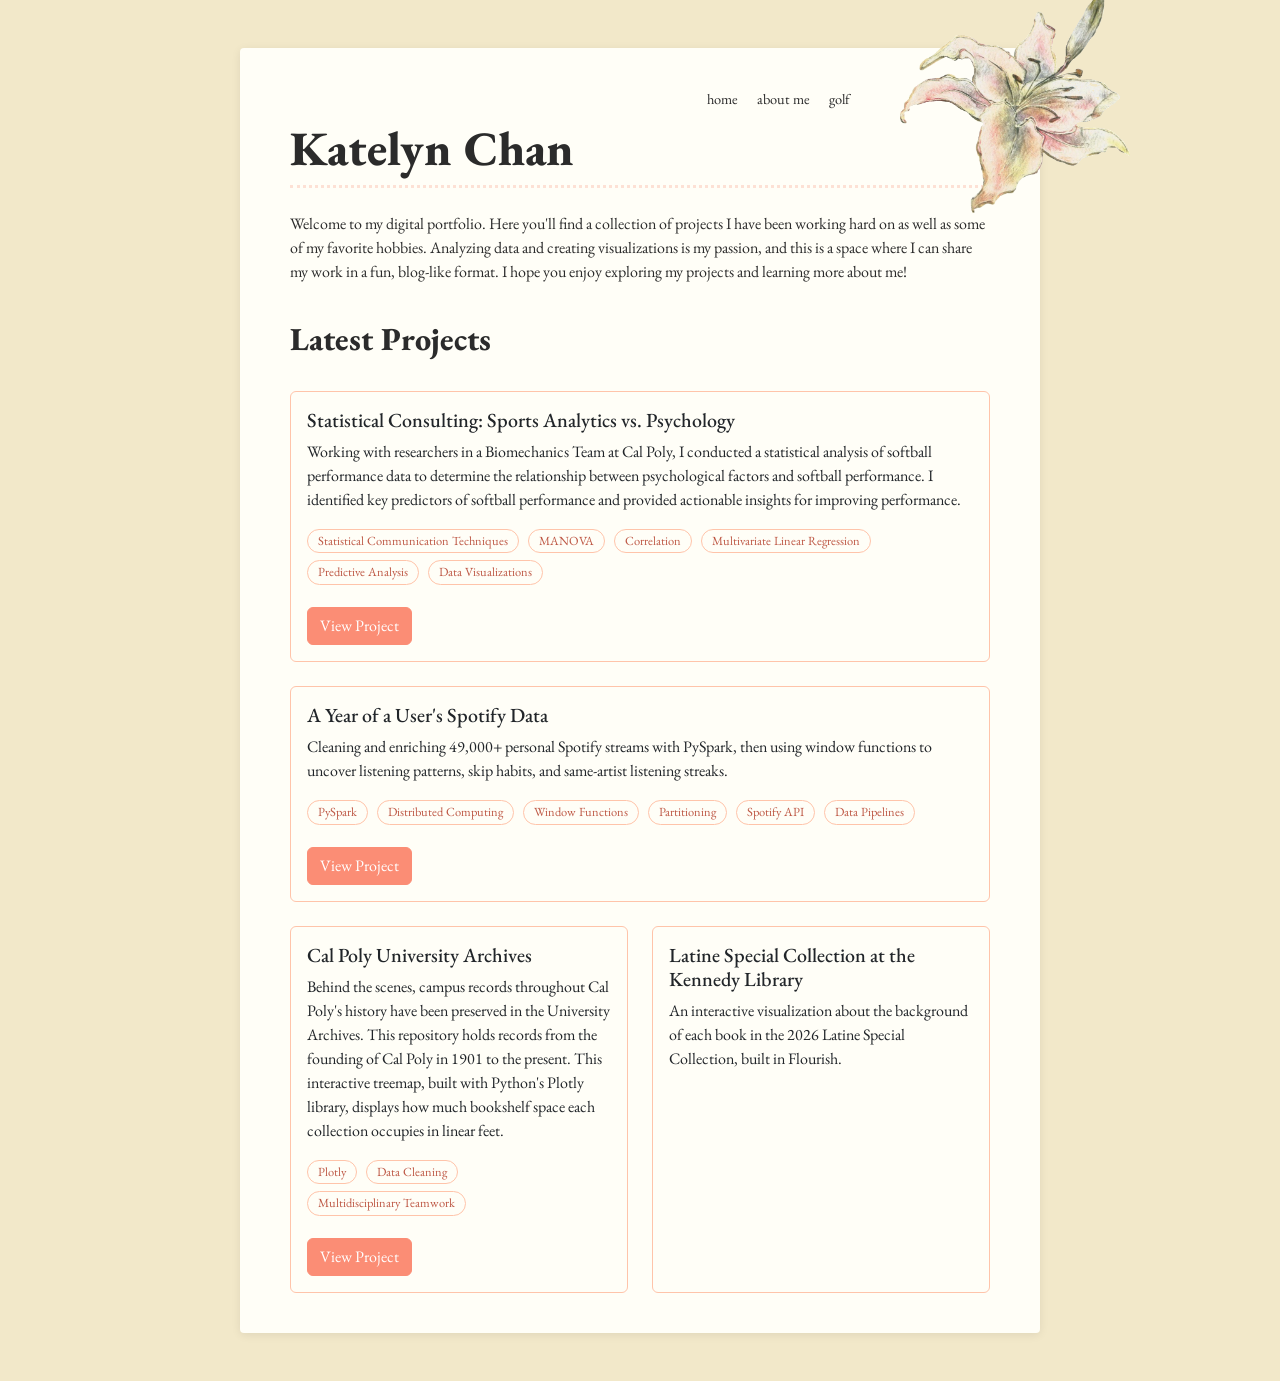
<file: index.html>
<!doctype html>
<html lang="en">
<head>
    <meta charset="utf-8">
    <meta name="viewport" content="width=device-width, initial-scale=1">

    <title>Katelyn Chan</title>

    <!-- Bootstrap CSS -->
    <link href="https://cdn.jsdelivr.net/npm/bootstrap@5.3.7/dist/css/bootstrap.min.css" rel="stylesheet">

    <!-- Google Font -->
    <link rel="preconnect" href="https://fonts.googleapis.com">
    <link rel="preconnect" href="https://fonts.gstatic.com" crossorigin>
    <link href="https://fonts.googleapis.com/css2?family=EB+Garamond:ital,wght@0,400..800;1,400..800&display=swap" rel="stylesheet">

    <link rel="stylesheet" href="css/style.css">

    <style>
        :root {
            --accent: #FB8D75;
            --accent-dark: #BE5845;
            --accent-light: #FFC4AA;
            --card-bg: #FFFEF7;
        }

        html,
        body {
            overflow-x: hidden;
        }

        body {
            font-family: "EB Garamond", serif;
            background-color: #F2E8C9;
            background-image: url("https://www.transparenttextures.com/patterns/beige-paper.png");
            color: #2b2b2b;
        }

        .page-card {
            position: relative;
            overflow: visible;
            max-width: 800px;
            margin: 48px auto;
            padding: 40px 50px;
            background-color: var(--card-bg);
            border-radius: 4px;
            box-shadow: 0 2px 10px rgba(0, 0, 0, 0.08);
        }

        .corner-decoration {
            position: absolute;
            top: -60px;
            right: -90px;
            z-index: 2;
            width: 230px;
            height: auto;
            pointer-events: none;
        }

        .top-nav {
            position: relative;
            z-index: 1;
            margin-right: 140px;
            margin-bottom: 10px;
            text-align: right;
            font-size: 0.9rem;
        }

        .top-nav a {
            margin-left: 16px;
            color: #2b2b2b;
            text-decoration: none;
        }

        .top-nav a:hover {
            color: var(--accent-dark);
            text-decoration: underline;
        }

        h1 {
            margin-bottom: 6px;
            font-size: 3rem;
            font-weight: 800;
        }

        h2 {
            margin-top: 36px;
            font-weight: 800;
        }

        .dotted-divider {
            margin: 8px 0 24px;
            border: none;
            border-top: 3px dotted var(--accent);
        }

        .card {
            background-color: var(--card-bg);
            border: 1px solid var(--accent-light);
        }

        .card img,
        .framed-img {
            border: 6px solid var(--accent);
            border-radius: 2px;
        }

        .btn-accent {
            color: #fff;
            background-color: var(--accent);
            border-color: var(--accent);
        }

        .btn-accent:hover {
            color: #fff;
            background-color: var(--accent-dark);
            border-color: var(--accent-dark);
        }

        .tag-pill {
            display: inline-block;
            margin: 0 6px 6px 0;
            padding: 2px 10px;
            color: var(--accent-dark);
            font-size: 0.78rem;
            border: 1px solid var(--accent-light);
            border-radius: 20px;
        }

        /* Mobile styles */
        @media (max-width: 767.98px) {
            .page-card {
                margin: 20px 12px;
                padding: 28px 22px;
            }

            .corner-decoration {
                top: -28px;
                right: -38px;
                width: 120px;
                opacity: 0.8;
            }

            .top-nav {
                display: flex;
                flex-wrap: wrap;
                gap: 8px 16px;
                margin-right: 0;
                margin-bottom: 22px;
                text-align: left;
            }

            .top-nav a {
                margin-left: 0;
                padding: 4px 0;
                font-size: 1rem;
            }

            h1 {
                font-size: 2.35rem;
                line-height: 1;
            }

            h2 {
                margin-top: 28px;
                font-size: 1.7rem;
            }

            .card-body {
                padding: 1.25rem;
            }

            .tag-pill {
                padding: 3px 9px;
                font-size: 0.8rem;
            }

            .btn-accent {
                width: 100%;
                padding: 0.6rem 1rem;
            }
        }
    </style>
</head>

<body>
    <main class="page-card">
        <img
            src="images/corner-decoration.png"
            alt=""
            class="corner-decoration"
        >

        <nav class="top-nav" aria-label="Main navigation">
            <a href="index.html">home</a>
            <a href="about.html">about me</a>
            <a href="golf.html">golf</a>
        </nav>

        <h1>Katelyn Chan</h1>
        <hr class="dotted-divider">

        <p>
            Welcome to my digital portfolio. Here you'll find a collection
            of projects I have been working hard on as well as some of my favorite hobbies.
            Analyzing data and creating visualizations is my passion, and this is a space where 
            I can share my work in a fun, blog-like format. I hope you enjoy exploring my projects and learning more about me!
        </p>
<h2 id="projects">Latest Projects</h2>

<div class="row g-4 mt-1">

    <!-- Statistical Consulting -->
    <div class="col-12">
        <article class="card h-100">
            <div class="card-body">
                <h5 class="card-title">Statistical Consulting: Sports Analytics vs. Psychology</h5>

                <p class="card-text">
                    Working with researchers in a Biomechanics Team at Cal Poly, I conducted a statistical analysis
                    of softball performance data to determine the relationship between psychological factors
                    and softball performance. I identified key predictors of softball performance and provided actionable insights for improving performance.
                </p>

                <div class="mb-3">
                    <span class="tag-pill">Statistical Communication Techniques</span>
                    <span class="tag-pill">MANOVA</span>
                    <span class="tag-pill">Correlation</span>
                    <span class="tag-pill">Multivariate Linear Regression</span>
                    <span class="tag-pill">Predictive Analysis</span>
                    <span class="tag-pill">Data Visualizations</span>
                </div>

                <a href="consulting-sports.html" class="btn btn-accent">View Project</a>
            </div>
        </article>
    </div>

    <!-- Spotify -->
    <div class="col-12">
        <article class="card h-100">
            <div class="card-body">
                <h5 class="card-title">A Year of a User's Spotify Data</h5>

                <p class="card-text">
                    Cleaning and enriching 49,000+ personal Spotify streams with
                    PySpark, then using window functions to uncover listening
                    patterns, skip habits, and same-artist listening streaks.
                </p>

                <div class="mb-3">
                    <span class="tag-pill">PySpark</span>
                    <span class="tag-pill">Distributed Computing</span>
                    <span class="tag-pill">Window Functions</span>
                    <span class="tag-pill">Partitioning</span>
                    <span class="tag-pill">Spotify API</span>
                    <span class="tag-pill">Data Pipelines</span>
                </div>

                <a href="spotify-analysis.html" class="btn btn-accent">View Project</a>
            </div>
        </article>
    </div>

    <!-- Cal Poly University Archives -->
    <div class="col-12 col-md-6">
        <article class="card h-100">
            <div class="card-body">
                <h5 class="card-title">Cal Poly University Archives</h5>

                <p class="card-text">
                    Behind the scenes, campus records throughout Cal Poly's history
                    have been preserved in the University Archives. This repository
                    holds records from the founding of Cal Poly in 1901 to the present.
                    This interactive treemap, built with Python's Plotly library,
                    displays how much bookshelf space each collection occupies in
                    linear feet.
                </p>

                <div class="mb-3">
                    <span class="tag-pill">Plotly</span>
                    <span class="tag-pill">Data Cleaning</span>
                    <span class="tag-pill">Multidisciplinary Teamwork</span>
                </div>

                <a href="treemap.html" class="btn btn-accent">View Project</a>
            </div>
        </article>
    </div>

    <!-- Latine Special Collection -->
    <div class="col-12 col-md-6">
        <article class="card h-100">
            <div class="card-body">
                <h5 class="card-title">Latine Special Collection at the Kennedy Library</h5>

                <p class="card-text">
                    An interactive visualization about the background of each book
                    in the 2026 Latine Special Collection, built in Flourish.
                </p>

                <div class="flourish-embed flourish-survey" data-src="visualisation/28033150">
                    <noscript>
                        <img
                            src="https://public.flourish.studio/visualisation/28033150/thumbnail"
                            width="100%"
                            alt="Interactive survey visualization"
                        >
                    </noscript>
                </div>
            </div>
        </article>
    </div>

</div>
</main>

    <script src="https://public.flourish.studio/resources/embed.js"></script>
    <script src="https://cdn.jsdelivr.net/npm/bootstrap@5.3.7/dist/js/bootstrap.bundle.min.js"></script>
</body>
</html>
</file>
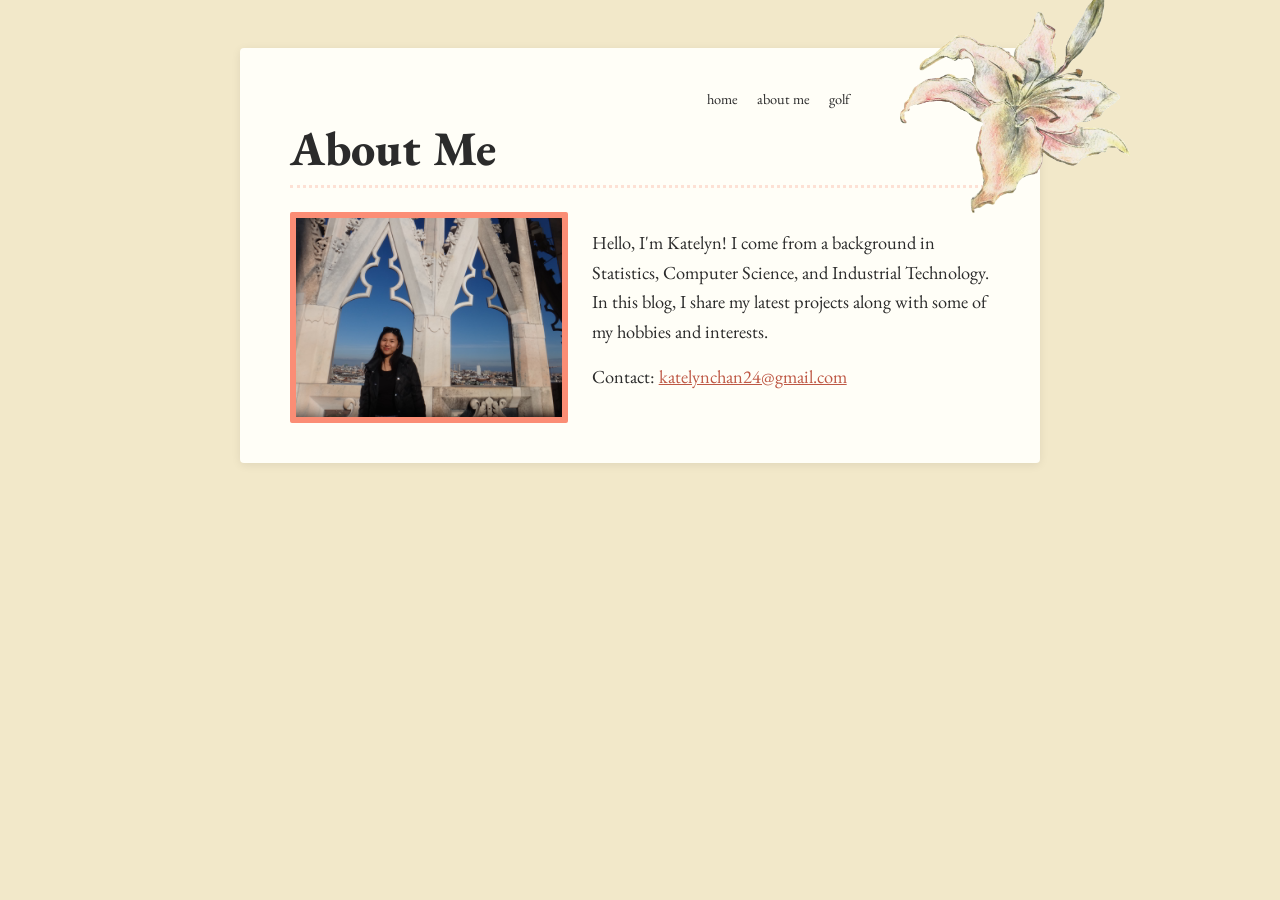
<file: about.html>
<!doctype html>
<html lang="en">
<head>
    <meta charset="utf-8">
    <meta name="viewport" content="width=device-width, initial-scale=1">

    <title>About Me - Katelyn Chan</title>

    <!-- Bootstrap CSS -->
    <link href="https://cdn.jsdelivr.net/npm/bootstrap@5.3.7/dist/css/bootstrap.min.css" rel="stylesheet">

    <!-- Google Font -->
    <link rel="preconnect" href="https://fonts.googleapis.com">
    <link rel="preconnect" href="https://fonts.gstatic.com" crossorigin>
    <link href="https://fonts.googleapis.com/css2?family=EB+Garamond:ital,wght@0,400..800;1,400..800&display=swap" rel="stylesheet">

    <link rel="stylesheet" href="css/style.css">

    <style>
        :root {
            --accent: #FB8D75;
            --accent-dark: #BE5845;
            --accent-light: #FFC4AA;
            --card-bg: #FFFEF7;
        }

        html,
        body {
            overflow-x: hidden;
        }

        body {
            font-family: "EB Garamond", serif;
            background-color: #F2E8C9;
            background-image: url("https://www.transparenttextures.com/patterns/beige-paper.png");
            color: #2b2b2b;
        }

        .page-card {
            position: relative;
            max-width: 800px;
            margin: 48px auto;
            padding: 40px 50px;
            overflow: visible;
            background-color: var(--card-bg);
            border-radius: 4px;
            box-shadow: 0 2px 10px rgba(0, 0, 0, 0.08);
        }

        .corner-decoration {
            position: absolute;
            top: -60px;
            right: -90px;
            z-index: 2;
            width: 230px;
            height: auto;
            pointer-events: none;
        }

        .top-nav {
            position: relative;
            z-index: 1;
            margin-right: 140px;
            margin-bottom: 10px;
            text-align: right;
            font-size: 0.9rem;
        }

        .top-nav a {
            margin-left: 16px;
            color: #2b2b2b;
            text-decoration: none;
        }

        .top-nav a:hover {
            color: var(--accent-dark);
            text-decoration: underline;
        }

        h1 {
            margin-bottom: 6px;
            font-size: 3rem;
            font-weight: 800;
        }

        .dotted-divider {
            margin: 8px 0 24px;
            border: none;
            border-top: 3px dotted var(--accent);
        }

        .about-photo {
            display: block;
            width: 100%;
            height: auto;
            border: 6px solid var(--accent);
            border-radius: 2px;
        }

        .about-text {
            font-size: 1.15rem;
            line-height: 1.6;
        }

        .email-link {
            color: var(--accent-dark);
            overflow-wrap: anywhere;
        }

        .email-link:hover {
            color: var(--accent-dark);
        }

        /* Mobile styles */
        @media (max-width: 767.98px) {
            .page-card {
                margin: 20px 12px;
                padding: 28px 22px;
            }

            .corner-decoration {
                top: -28px;
                right: -38px;
                width: 120px;
                opacity: 0.8;
            }

            .top-nav {
                display: flex;
                flex-wrap: wrap;
                gap: 8px 16px;
                margin-right: 0;
                margin-bottom: 22px;
                text-align: left;
            }

            .top-nav a {
                margin-left: 0;
                padding: 4px 0;
                font-size: 1rem;
            }

            h1 {
                font-size: 2.35rem;
                line-height: 1;
            }

            .about-text {
                font-size: 1.08rem;
                line-height: 1.5;
            }

            .about-text p {
                margin-bottom: 1rem;
            }
        }
    </style>
</head>

<body>
    <main class="page-card">
        <img src="images/corner-decoration.png" alt="" class="corner-decoration">

        <nav class="top-nav" aria-label="Main navigation">
            <a href="index.html">home</a>
            <a href="about.html">about me</a>
            <a href="golf.html">golf</a>
        </nav>

        <h1>About Me</h1>
        <hr class="dotted-divider">

        <div class="row align-items-center g-4">
            <!-- col-12 ensures the image fills the phone width above the text. -->
            <div class="col-12 col-md-5">
                <img
                    src="images/kmc_milan.JPEG"
                    alt="Katelyn in Milan"
                    class="about-photo"
                >
            </div>

            <div class="col-12 col-md-7 about-text">
                <p>
                    Hello, I'm Katelyn! I come from a background in Statistics,
                    Computer Science, and Industrial Technology. In this blog, I
                    share my latest projects along with some of my hobbies and interests.
                </p>

                <p>
                    Contact:
                    <a class="email-link" href="mailto:katelynchan24@gmail.com">
                        katelynchan24@gmail.com
                    </a>
                </p>
            </div>
        </div>
    </main>

    <script src="https://cdn.jsdelivr.net/npm/bootstrap@5.3.7/dist/js/bootstrap.bundle.min.js"></script>
</body>
</html>
</file>
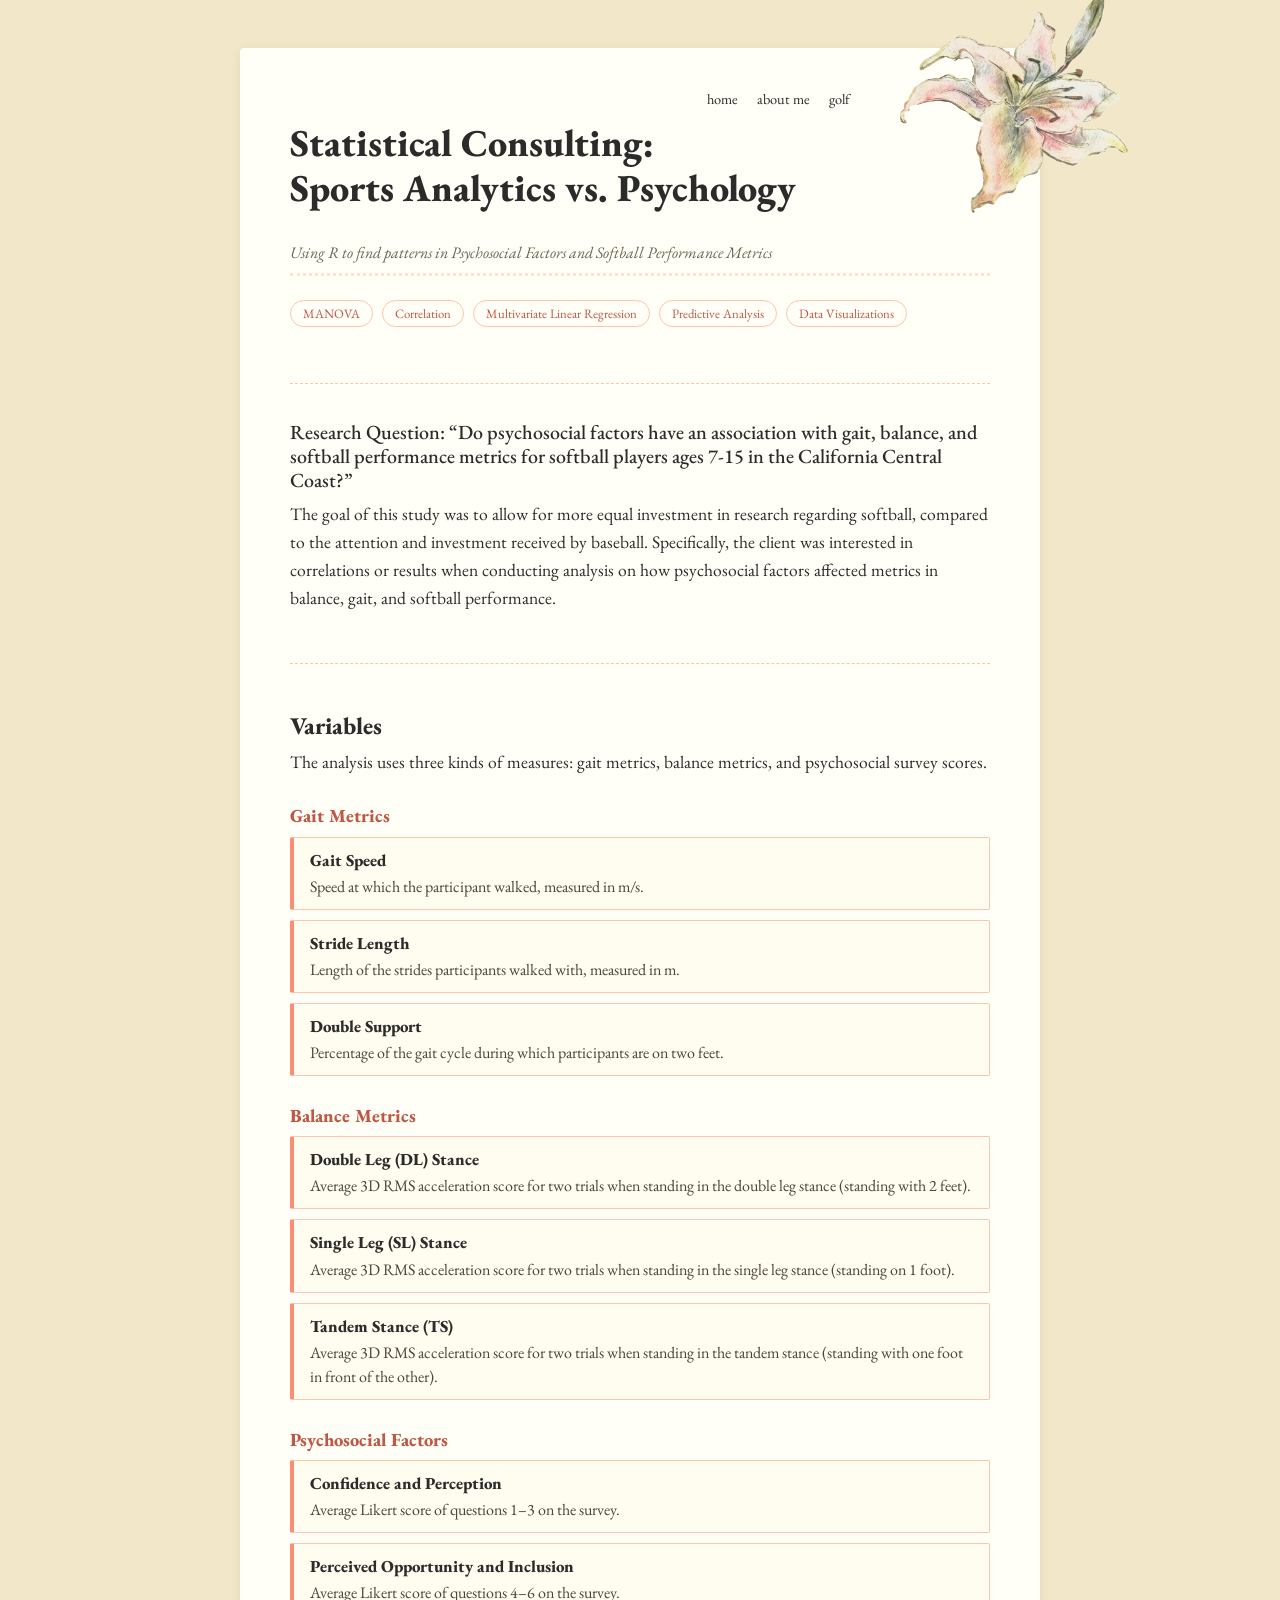
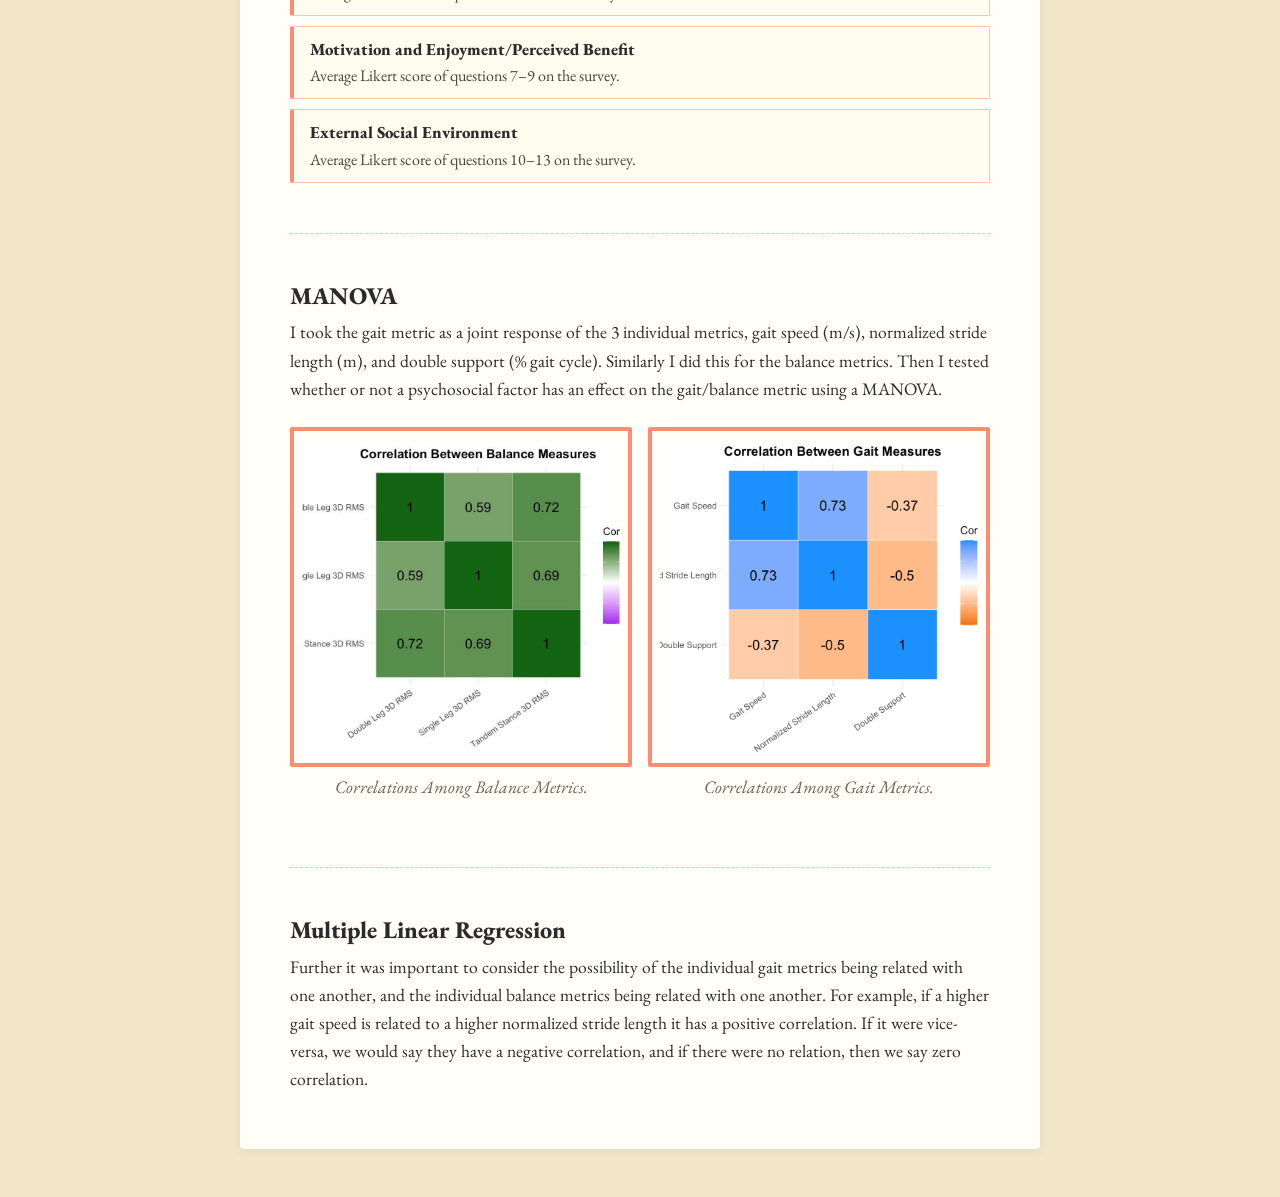
<file: consulting-sports.html>
<!doctype html>
<html lang="en">
<head>
    <meta charset="utf-8">
    <meta name="viewport" content="width=device-width, initial-scale=1">

    <title>Statistics Consulting - Katelyn Chan</title>

    <!-- Bootstrap CSS -->
    <link href="https://cdn.jsdelivr.net/npm/bootstrap@5.3.7/dist/css/bootstrap.min.css" rel="stylesheet">

    <!-- Google Fonts: EB Garamond -->
    <link rel="preconnect" href="https://fonts.googleapis.com">
    <link rel="preconnect" href="https://fonts.gstatic.com" crossorigin>
    <link href="https://fonts.googleapis.com/css2?family=EB+Garamond:ital,wght@0,400..800;1,400..800&display=swap" rel="stylesheet">

    <!-- Your own CSS -->
    <link rel="stylesheet" href="css/style.css">

    <style>
        :root {
            --accent: #FB8D75;
            --accent-dark: #BE5845;
            --accent-light: #FFC4AA;
            --card-bg: #FFFEF7;
            --line-navy: #4A5A6A;
        }

        body {
            font-family: 'EB Garamond', serif;
            background-color: #F2E8C9;
            background-image: url("https://www.transparenttextures.com/patterns/beige-paper.png");
            color: #2b2b2b;
        }

        .page-card {
            position: relative;
            overflow: visible;
            max-width: 800px;
            margin: 48px auto;
            background-color: var(--card-bg);
            padding: 40px 50px;
            border-radius: 4px;
            box-shadow: 0 2px 10px rgba(0, 0, 0, 0.08);
        }

        .corner-decoration {
            position: absolute;
            top: -60px;
            right: -90px;
            width: 230px;
            height: auto;
            z-index: 2;
            pointer-events: none;
        }

        .top-nav {
            position: relative;
            z-index: 1;
            margin-right: 140px;
            margin-bottom: 10px;
            text-align: right;
            font-size: 0.9rem;
        }

        .top-nav a {
            margin-left: 16px;
            color: #2b2b2b;
            text-decoration: none;
        }

        .top-nav a:hover {
            color: var(--accent-dark);
            text-decoration: underline;
        }

        h1 {
            font-weight: 800;
            font-size: 3rem;
            margin-bottom: 6px;
        }

        .subtitle {
            font-style: italic;
            color: #6b6455;
            margin-bottom: 0;
        }

        .meta-line {
            font-size: 0.95rem;
            color: #8a8168;
            margin-top: 4px;
        }

        .dotted-divider {
            border: none;
            border-top: 3px dotted var(--accent);
            margin: 8px 0 24px 0;
        }

        h2 {
            font-weight: 800;
            font-size: 1.5rem;
            margin-top: 12px;
        }

        .section {
            margin-top: 50px;
            padding-top: 36px;
            border-top: 1px dashed var(--accent-light);
        }

        .section:first-of-type {
            margin-top: 30px;
            padding-top: 0;
            border-top: none;
        }

        .section p {
            font-size: 1.1rem;
            line-height: 1.6;
        }

        /* Stat row */
        .stat-row {
            display: grid;
            grid-template-columns: repeat(3, 1fr);
            gap: 16px;
            margin: 24px 0 8px 0;
        }

        .stat-box {
            border: 1px solid var(--accent-light);
            border-radius: 2px;
            padding: 16px 12px;
            text-align: center;
            background-color: #FFFCF0;
        }

        .stat-number {
            font-weight: 800;
            font-size: 1.8rem;
            color: var(--accent-dark);
            display: block;
            line-height: 1.1;
        }

        .stat-label {
            font-size: 0.85rem;
            color: #6b6455;
        }

        /* Chart container */
        .chart-frame {
            border: 6px solid var(--accent);
            border-radius: 2px;
            background-color: #FFFEF7;
            padding: 20px 16px 10px 16px;
            margin: 24px 0;
        }

        .chart-caption {
            font-size: 0.9rem;
            color: #6b6455;
            text-align: center;
            margin-top: 6px;
            font-style: italic;
        }

        /* Side-by-side charts */
        .chart-pair {
            display: grid;
            grid-template-columns: 1fr 1fr;
            gap: 16px;
            align-items: start;
            margin: 24px 0;
        }

        .chart-pair > div {
            min-width: 0; /* lets columns shrink instead of stretching to image size */
        }

        .chart-pair .chart-frame {
            margin: 0 0 6px 0;
            padding: 10px 8px 4px;
            border-width: 4px;
        }

        .chart-pair img {
            display: block;
            width: 100%;
            max-width: 100%;
            height: auto;
            aspect-ratio: 1 / 1; /* adjust to match your images, e.g. 4 / 3 */
            object-fit: cover;
            object-position: scale-down;;
        }

        /* Method list */
        .method-steps {
            list-style: none;
            padding-left: 0;
            margin-top: 20px;
        }

        .method-steps li {
            position: relative;
            padding-left: 28px;
            margin-bottom: 14px;
            font-size: 1.05rem;
            line-height: 1.5;
        }

        .method-steps li::before {
            content: "";
            position: absolute;
            left: 0;
            top: 9px;
            width: 8px;
            height: 8px;
            background-color: var(--accent);
            border-radius: 50%;
        }

        .finding-quote {
            border-left: 4px solid var(--accent);
            padding: 4px 20px;
            margin: 24px 0;
            font-style: italic;
            font-size: 1.1rem;
            color: #4a4536;
        }

        .tag-row {
            margin-top: 10px;
        }

        .tag-pill {
            display: inline-block;
            font-size: 0.8rem;
            color: var(--accent-dark);
            border: 1px solid var(--accent-light);
            border-radius: 20px;
            padding: 3px 12px;
            margin: 0 6px 6px 0;
        }

        /* Variable definitions */
        .var-group-title {
            font-weight: 800;
            font-size: 1.15rem;
            color: var(--accent-dark);
            margin: 28px 0 10px 0;
        }

        .var-list {
            margin: 0;
            padding: 0;
        }

        .var-item {
            border: 1px solid var(--accent-light);
            border-left: 4px solid var(--accent);
            border-radius: 2px;
            background-color: #FFFCF0;
            padding: 10px 16px;
            margin-bottom: 10px;
        }

        .var-item dt {
            font-weight: 800;
            font-size: 1.05rem;
            margin: 0;
        }

        .var-item dd {
            margin: 2px 0 0 0;
            font-size: 1rem;
            line-height: 1.5;
            color: #4a4536;
        }

        /* Mobile layout */
        @media (max-width: 767.98px) {
            html,
            body {
                overflow-x: hidden;
            }

            .page-card {
                margin: 20px 12px;
                padding: 28px 22px;
            }

            .corner-decoration {
                top: -28px;
                right: -38px;
                width: 120px;
                opacity: 0.8;
            }

            .top-nav {
                display: flex;
                flex-wrap: wrap;
                gap: 8px 16px;
                margin-right: 0;
                margin-bottom: 22px;
                text-align: left;
            }

            .top-nav a {
                margin-left: 0;
                padding: 4px 0;
                font-size: 1rem;
            }

            .top-nav a:hover {
                color: var(--accent-dark);
                text-decoration: underline;
            }

            h1 {
                font-size: 2.1rem;
                line-height: 1.05;
            }

            h2 {
                font-size: 1.35rem;
                line-height: 1.15;
            }

            .subtitle,
            .meta-line {
                font-size: 1rem;
            }

            .section {
                margin-top: 34px;
                padding-top: 28px;
            }

            .section p {
                font-size: 1.05rem;
                line-height: 1.5;
            }

            .stat-row {
                grid-template-columns: 1fr;
                gap: 10px;
            }

            .stat-box {
                padding: 12px;
            }

            .stat-number {
                font-size: 1.55rem;
            }

            .chart-frame {
                margin: 20px 0;
                padding: 10px 8px 6px;
                border-width: 4px;
            }

            .chart-caption {
                font-size: 0.85rem;
            }

            .chart-pair {
                grid-template-columns: 1fr;
            }

            .method-steps li {
                padding-left: 22px;
                margin-bottom: 12px;
                font-size: 1rem;
                line-height: 1.45;
            }

            .method-steps li::before {
                top: 8px;
                width: 7px;
                height: 7px;
            }

            .finding-quote {
                margin: 20px 0;
                padding: 4px 14px;
                font-size: 1.05rem;
            }

            .tag-pill {
                padding: 3px 9px;
                font-size: 0.78rem;
            }

            .var-item {
                padding: 10px 12px;
            }
        }
    </style>
</head>
<body>

    <main class="page-card">
        <img src="images/corner-decoration.png" alt="" class="corner-decoration">

        <nav class="top-nav" aria-label="Main navigation">
            <a href="index.html">home</a>
            <a href="about.html">about me</a>
            <a href="golf.html">golf</a>
        </nav>

        <h1 style="font-size: 38px;">Statistical Consulting: <br> Sports Analytics vs. Psychology</h1>
        <p class="subtitle"> <br> Using R to find patterns in Psychosocial Factors and Softball Performance Metrics</p>

        <hr class="dotted-divider">

        <div class="tag-row">
            <span class="tag-pill">MANOVA</span>
            <span class="tag-pill">Correlation</span>
            <span class="tag-pill">Multivariate Linear Regression</span>
            <span class="tag-pill">Predictive Analysis</span>
            <span class="tag-pill">Data Visualizations</span>
        </div>

        <!-- ============================= -->
        <!-- OVERVIEW                       -->
        <!-- ============================= -->
        <div class="section">
            <h3 style="font-size: 20px;">Research Question: “Do psychosocial factors have an association with gait, balance, and softball performance metrics for softball players ages 7-15 in the California Central Coast?”</h3>
            <p>
                The goal of this study was to allow for more equal investment in research regarding softball, compared to the attention and investment received by baseball. Specifically, the client was
                interested in correlations or results when conducting analysis on how psychosocial factors affected metrics in balance, gait, and softball performance.
            </p>
        </div>

        <!-- ============================= -->
        <!-- VARIABLES                      -->
        <!-- ============================= -->
        <div class="section">
            <h2>Variables</h2>
            <p>The analysis uses three kinds of measures: gait metrics, balance metrics, and psychosocial survey scores.</p>

            <h3 class="var-group-title">Gait Metrics</h3>
            <dl class="var-list">
                <div class="var-item">
                    <dt>Gait Speed</dt>
                    <dd>Speed at which the participant walked, measured in m/s.</dd>
                </div>
                <div class="var-item">
                    <dt>Stride Length</dt>
                    <dd>Length of the strides participants walked with, measured in m.</dd>
                </div>
                <div class="var-item">
                    <dt>Double Support</dt>
                    <dd>Percentage of the gait cycle during which participants are on two feet.</dd>
                </div>
            </dl>

            <h3 class="var-group-title">Balance Metrics</h3>
            <dl class="var-list">
                <div class="var-item">
                    <dt>Double Leg (DL) Stance</dt>
                    <dd>Average 3D RMS acceleration score for two trials when standing in the double leg stance (standing with 2 feet).</dd>
                </div>
                <div class="var-item">
                    <dt>Single Leg (SL) Stance</dt>
                    <dd>Average 3D RMS acceleration score for two trials when standing in the single leg stance (standing on 1 foot).</dd>
                </div>
                <div class="var-item">
                    <dt>Tandem Stance (TS)</dt>
                    <dd>Average 3D RMS acceleration score for two trials when standing in the tandem stance (standing with one foot in front of the other).</dd>
                </div>
            </dl>

            <h3 class="var-group-title">Psychosocial Factors</h3>
            <dl class="var-list">
                <div class="var-item">
                    <dt>Confidence and Perception</dt>
                    <dd>Average Likert score of questions 1&ndash;3 on the survey.</dd>
                </div>
                <div class="var-item">
                    <dt>Perceived Opportunity and Inclusion</dt>
                    <dd>Average Likert score of questions 4&ndash;6 on the survey.</dd>
                </div>
                <div class="var-item">
                    <dt>Motivation and Enjoyment/Perceived Benefit</dt>
                    <dd>Average Likert score of questions 7&ndash;9 on the survey.</dd>
                </div>
                <div class="var-item">
                    <dt>External Social Environment</dt>
                    <dd>Average Likert score of questions 10&ndash;13 on the survey.</dd>
                </div>
            </dl>
        </div>

        <!-- ============================= -->
        <!-- METHOD                         -->
        <!-- ============================= -->
        <div class="section">
            <h2>MANOVA</h2>
            <p>I took the gait metric as a joint response of the 3 individual metrics, gait speed (m/s), normalized
                stride length (m), and double support (% gait cycle). Similarly I did this for the balance metrics.
                Then I tested whether or not a psychosocial factor has an effect on the gait/balance metric using a
                MANOVA.</p>

            <div class="chart-pair">
                <div>
                    <div class="chart-frame">
                        <img src="images/corr_matrix.jpg" alt="Correlations Among Balance Metrics">
                    </div>
                    <p class="chart-caption">Correlations Among Balance Metrics.</p>
                </div>

                <div>
                    <div class="chart-frame">
                        <img src="images/corr_matrix2.png" alt="Correlations Among Gait Metrics">
                    </div>
                    <p class="chart-caption">Correlations Among Gait Metrics.</p>
                </div>
            </div>
        </div>

        <div class="section">
            <h2>Multiple Linear Regression</h2>
            <p>Further it was important to consider the possibility of the individual gait metrics being
                related with one another, and the individual balance metrics being related with one another. For
                example, if a higher gait speed is related to a higher normalized stride length it has a
                positive correlation. If it were vice-versa, we would say they have a negative correlation, and
                if there were no relation, then we say zero correlation.</p>
        </div>
 

    </main>

    <!-- Bootstrap JavaScript -->
    <script src="https://cdn.jsdelivr.net/npm/bootstrap@5.3.7/dist/js/bootstrap.bundle.min.js"></script>
</body>
</html>
</file>
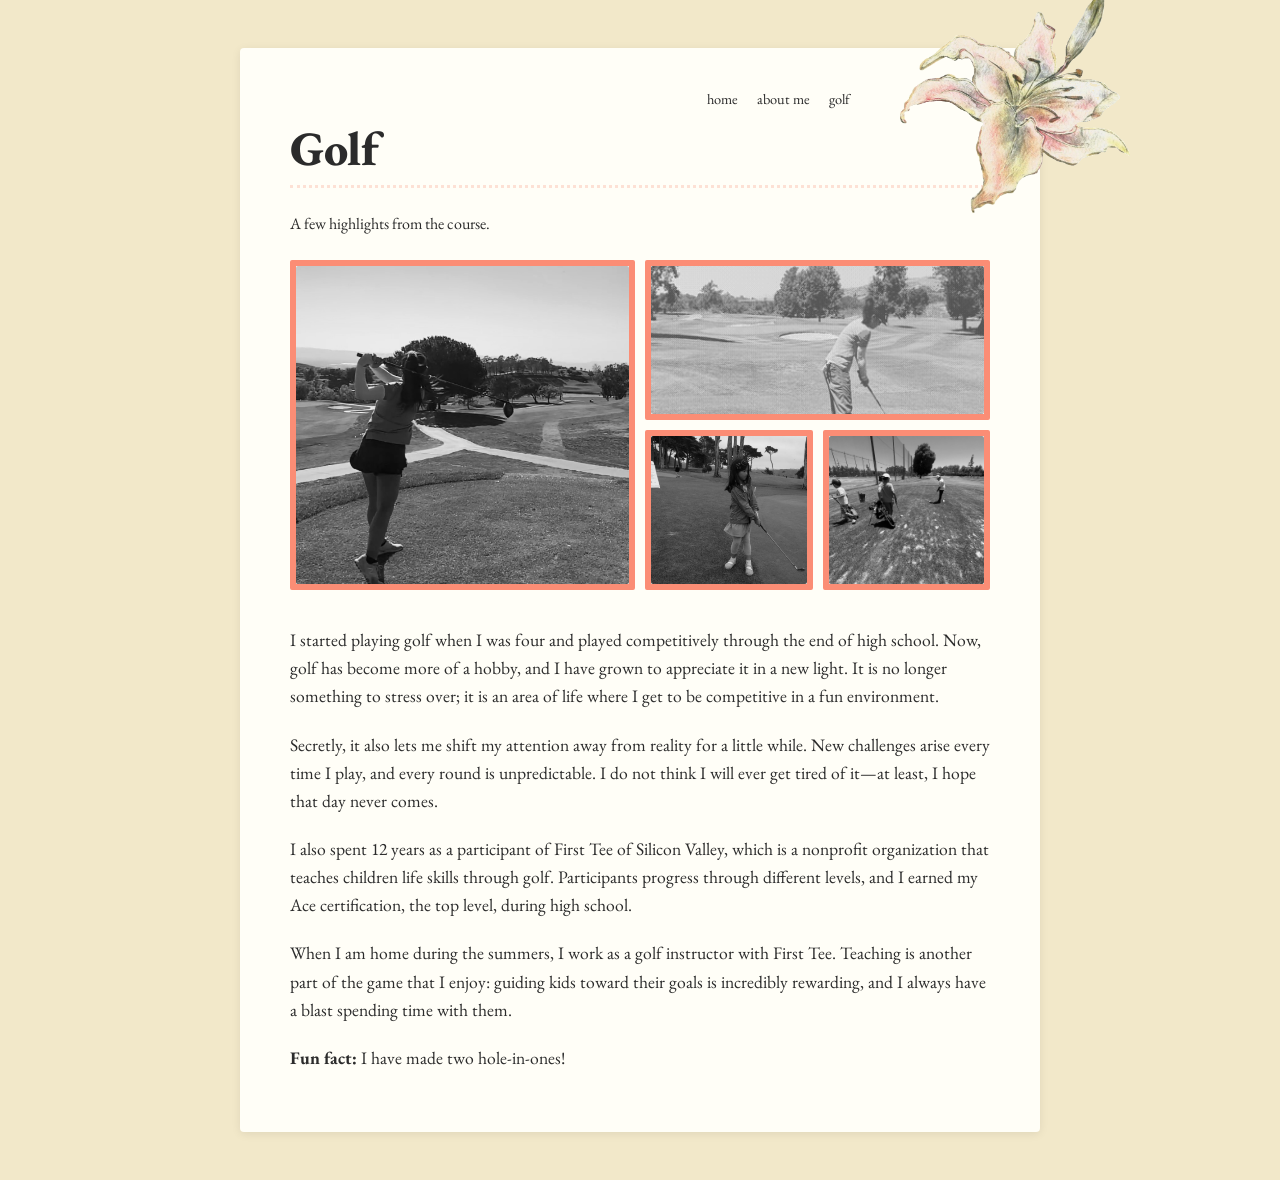
<file: golf.html>
<!doctype html>
<html lang="en">
<head>
    <meta charset="utf-8">
    <meta name="viewport" content="width=device-width, initial-scale=1">

    <title>Golf - Katelyn Chan</title>

    <!-- Bootstrap CSS -->
    <link href="https://cdn.jsdelivr.net/npm/bootstrap@5.3.7/dist/css/bootstrap.min.css" rel="stylesheet">

    <!-- Google Font -->
    <link rel="preconnect" href="https://fonts.googleapis.com">
    <link rel="preconnect" href="https://fonts.gstatic.com" crossorigin>
    <link href="https://fonts.googleapis.com/css2?family=EB+Garamond:ital,wght@0,400..800;1,400..800&display=swap" rel="stylesheet">

    <link rel="stylesheet" href="css/style.css">

    <style>
        :root {
            --accent: #FB8D75;
            --accent-dark: #BE5845;
            --accent-light: #FFC4AA;
            --card-bg: #FFFEF7;
        }

        html,
        body {
            overflow-x: hidden;
        }

        body {
            font-family: "EB Garamond", serif;
            background-color: #F2E8C9;
            background-image: url("https://www.transparenttextures.com/patterns/beige-paper.png");
            color: #2b2b2b;
        }

        .page-card {
            position: relative;
            max-width: 800px;
            margin: 48px auto;
            padding: 40px 50px;
            overflow: visible;
            background-color: var(--card-bg);
            border-radius: 4px;
            box-shadow: 0 2px 10px rgba(0, 0, 0, 0.08);
        }

        .corner-decoration {
            position: absolute;
            top: -60px;
            right: -90px;
            z-index: 2;
            width: 230px;
            height: auto;
            pointer-events: none;
        }

        .top-nav {
            position: relative;
            z-index: 1;
            margin-right: 140px;
            margin-bottom: 10px;
            text-align: right;
            font-size: 0.9rem;
        }

        .top-nav a {
            margin-left: 16px;
            color: #2b2b2b;
            text-decoration: none;
        }

        .top-nav a:hover {
            color: var(--accent-dark);
            text-decoration: underline;
        }

        h1 {
            margin-bottom: 6px;
            font-size: 3rem;
            font-weight: 800;
        }

        h2 {
            margin-top: 12px;
            font-weight: 800;
        }

        .dotted-divider {
            margin: 8px 0 24px;
            border: none;
            border-top: 3px dotted var(--accent);
        }

        .interest-section {
            margin-top: 60px;
            padding-top: 40px;
            border-top: 1px dashed var(--accent-light);
        }

        .interest-section:first-of-type {
            margin-top: 40px;
            padding-top: 0;
            border-top: none;
        }

        .interest-photo {
            display: block;
            width: 100%;
            height: auto;
            aspect-ratio: 16 / 10;
            object-fit: cover;
            background-color: #eee;
            border: 6px solid var(--accent);
            border-radius: 2px;
            filter: grayscale(100%);
            transition: filter 0.3s ease;
        }

        .interest-photo-placeholder {
            display: flex;
            align-items: center;
            justify-content: center;
            width: 100%;
            padding: 20px;
            aspect-ratio: 16 / 10;
            color: #b0a48a;
            font-size: 0.95rem;
            text-align: center;
            border: 6px dashed var(--accent-light);
            border-radius: 2px;
        }

        .collage-grid {
            display: grid;
            grid-template-columns: repeat(4, 1fr);
            grid-template-rows: repeat(2, 160px);
            gap: 10px;
            margin-top: 24px;
        }

        .collage-grid .interest-photo,
        .collage-grid .interest-photo-placeholder {
            height: 100%;
            aspect-ratio: unset;
            border: none;
        }

        .collage-grid .caption-wrap {
            border: 6px solid var(--accent);
            border-radius: 2px;
        }

        .collage-item-1 {
            grid-column: 1 / 3;
            grid-row: 1 / 3;
        }

        .collage-item-2 {
            grid-column: 3 / 5;
            grid-row: 1 / 2;
        }

        .collage-item-3 {
            grid-column: 3 / 4;
            grid-row: 2 / 3;
        }

        .collage-item-4 {
            grid-column: 4 / 5;
            grid-row: 2 / 3;
        }

        .caption-wrap {
            position: relative;
            height: 100%;
            overflow: hidden;
            border-radius: 2px;
        }

        .caption-wrap .interest-photo {
            width: 100%;
            height: 100%;
        }

        .caption-wrap .caption {
            position: absolute;
            right: 0;
            bottom: 0;
            left: 0;
            padding: 8px 12px;
            color: #fff;
            font-family: "EB Garamond", serif;
            font-size: 0.9rem;
            background: rgba(43, 43, 43, 0.75);
            opacity: 0;
            pointer-events: none;
            transform: translateY(100%);
            transition: opacity 0.25s ease, transform 0.25s ease;
        }

        .caption-wrap:hover .caption {
            opacity: 1;
            transform: translateY(0);
        }

        .caption-wrap:hover .interest-photo {
            filter: grayscale(0%);
        }

        .golf-paragraphs {
            margin-top: 36px;
        }

        .golf-paragraphs p {
            margin-bottom: 20px;
            font-size: 1.1rem;
            line-height: 1.6;
        }

        /* Mobile styles */
        @media (max-width: 767.98px) {
            .page-card {
                margin: 20px 12px;
                padding: 28px 22px;
            }

            .corner-decoration {
                top: -28px;
                right: -38px;
                width: 120px;
                opacity: 0.8;
            }

            .top-nav {
                display: flex;
                flex-wrap: wrap;
                gap: 8px 16px;
                margin-right: 0;
                margin-bottom: 22px;
                text-align: left;
            }

            .top-nav a {
                margin-left: 0;
                padding: 4px 0;
                font-size: 1rem;
            }

            h1 {
                font-size: 2.35rem;
                line-height: 1;
            }

            h2 {
                font-size: 1.7rem;
            }

            .collage-grid {
                grid-template-columns: repeat(2, 1fr);
                grid-template-rows: 260px 150px 150px;
                gap: 8px;
                margin-top: 20px;
            }

            .collage-item-1 {
                grid-column: 1 / 3;
                grid-row: 1 / 2;
            }

            .collage-item-2 {
                grid-column: 1 / 3;
                grid-row: 2 / 3;
            }

            .collage-item-3 {
                grid-column: 1 / 2;
                grid-row: 3 / 4;
            }

            .collage-item-4 {
                grid-column: 2 / 3;
                grid-row: 3 / 4;
            }

            /* Captions remain visible on touchscreen devices. */
            .caption-wrap .caption {
                padding: 6px 9px;
                font-size: 0.85rem;
                opacity: 1;
                transform: translateY(0);
            }

            .caption-wrap .interest-photo {
                filter: grayscale(0%);
            }

            .golf-paragraphs {
                margin-top: 28px;
            }

            .golf-paragraphs p {
                margin-bottom: 18px;
                font-size: 1.05rem;
                line-height: 1.5;
            }
        }
    </style>
</head>

<body>
    <main class="page-card">
        <img src="images/corner-decoration.png" alt="" class="corner-decoration">

        <nav class="top-nav" aria-label="Main navigation">
            <a href="index.html">home</a>
            <a href="about.html">about me</a>
            <a href="golf.html">golf</a>
        </nav>

        <h1>Golf</h1>
        <hr class="dotted-divider">

        <p>A few highlights from the course.</p>

        <div class="collage-grid">
            <div class="collage-item-1 caption-wrap">
                <img
                    src="images/pose.jpg"
                    class="interest-photo"
                    alt="Katelyn at Bay View Golf Club in Milpitas, California"
                >
                <div class="caption">
                    Pictured at Bay View Golf Club in Milpitas, CA:
                </div>
            </div>

            <div class="collage-item-2 caption-wrap">
                <img
                    src="images/swing.gif"
                    class="interest-photo"
                    alt="Katelyn taking a golf swing"
                >
                <div class="caption">Teeing off at Coyote Creek's 14th hole in Morgan Hill, CA:</div>
            </div>

            <div class="collage-item-3 caption-wrap">
                <img
                    src="images/kc_sf.jpg"
                    class="interest-photo"
                    alt="Katelyn practicing golf as a child"
                >
                <div class="caption">8 year-old me practicing:</div>
            </div>

            <div class="collage-item-4 caption-wrap">
                <img
                    src="images/kids.jpg"
                    class="interest-photo"
                    alt="Junior golfers Katelyn teaches"
                >
                <div class="caption">My junior golfers:</div>
            </div>
        </div>

        <section class="golf-paragraphs">
            <p>
                I started playing golf when I was four and played competitively
                through the end of high school. Now, golf has become more of a hobby, and
                I have grown to appreciate it in a new light. It is no longer
                something to stress over; it is an area of life where I 
                get to be competitive in a fun environment.
            </p>

            <p>
                Secretly, it also lets me shift my attention away from reality
                for a little while. New challenges arise every time I play, and
                every round is unpredictable. I do not think I will ever get
                tired of it—at least, I hope that day never comes.
            </p>

            <p>
                I also spent 12 years as a participant of First Tee of Silicon Valley,
                which is a nonprofit organization that teaches children life skills through
                golf. Participants progress through different levels, and I earned my Ace certification, the top level, during high school.
            </p>

            <p>
                When I am home during the summers, I work as a golf instructor
                with First Tee. Teaching is another part of the game that I enjoy:
                guiding kids toward their goals is incredibly rewarding, and I
                always have a blast spending time with them.
            </p>

            <p><strong>Fun fact:</strong> I have made two hole-in-ones!</p>
        </section>
    </main>

    <script src="https://cdn.jsdelivr.net/npm/bootstrap@5.3.7/dist/js/bootstrap.bundle.min.js"></script>
</body>
</html>
</file>
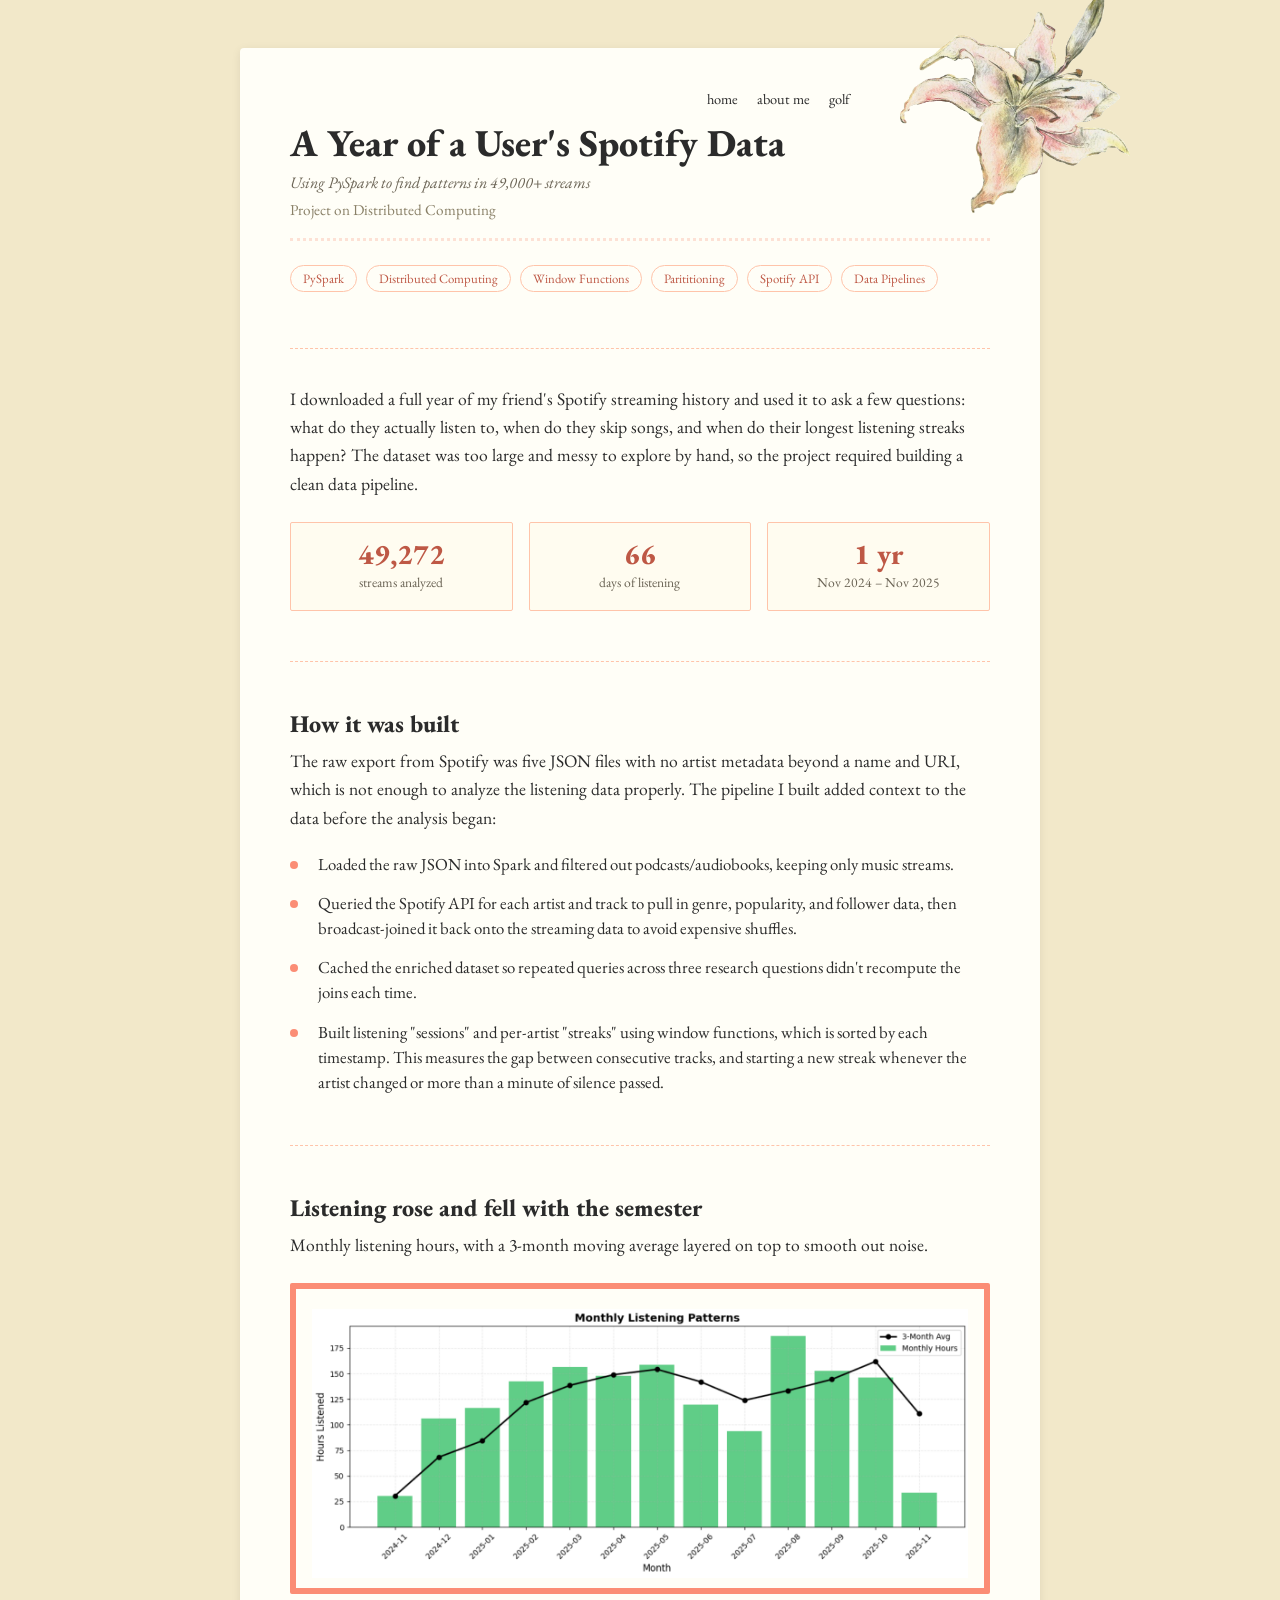
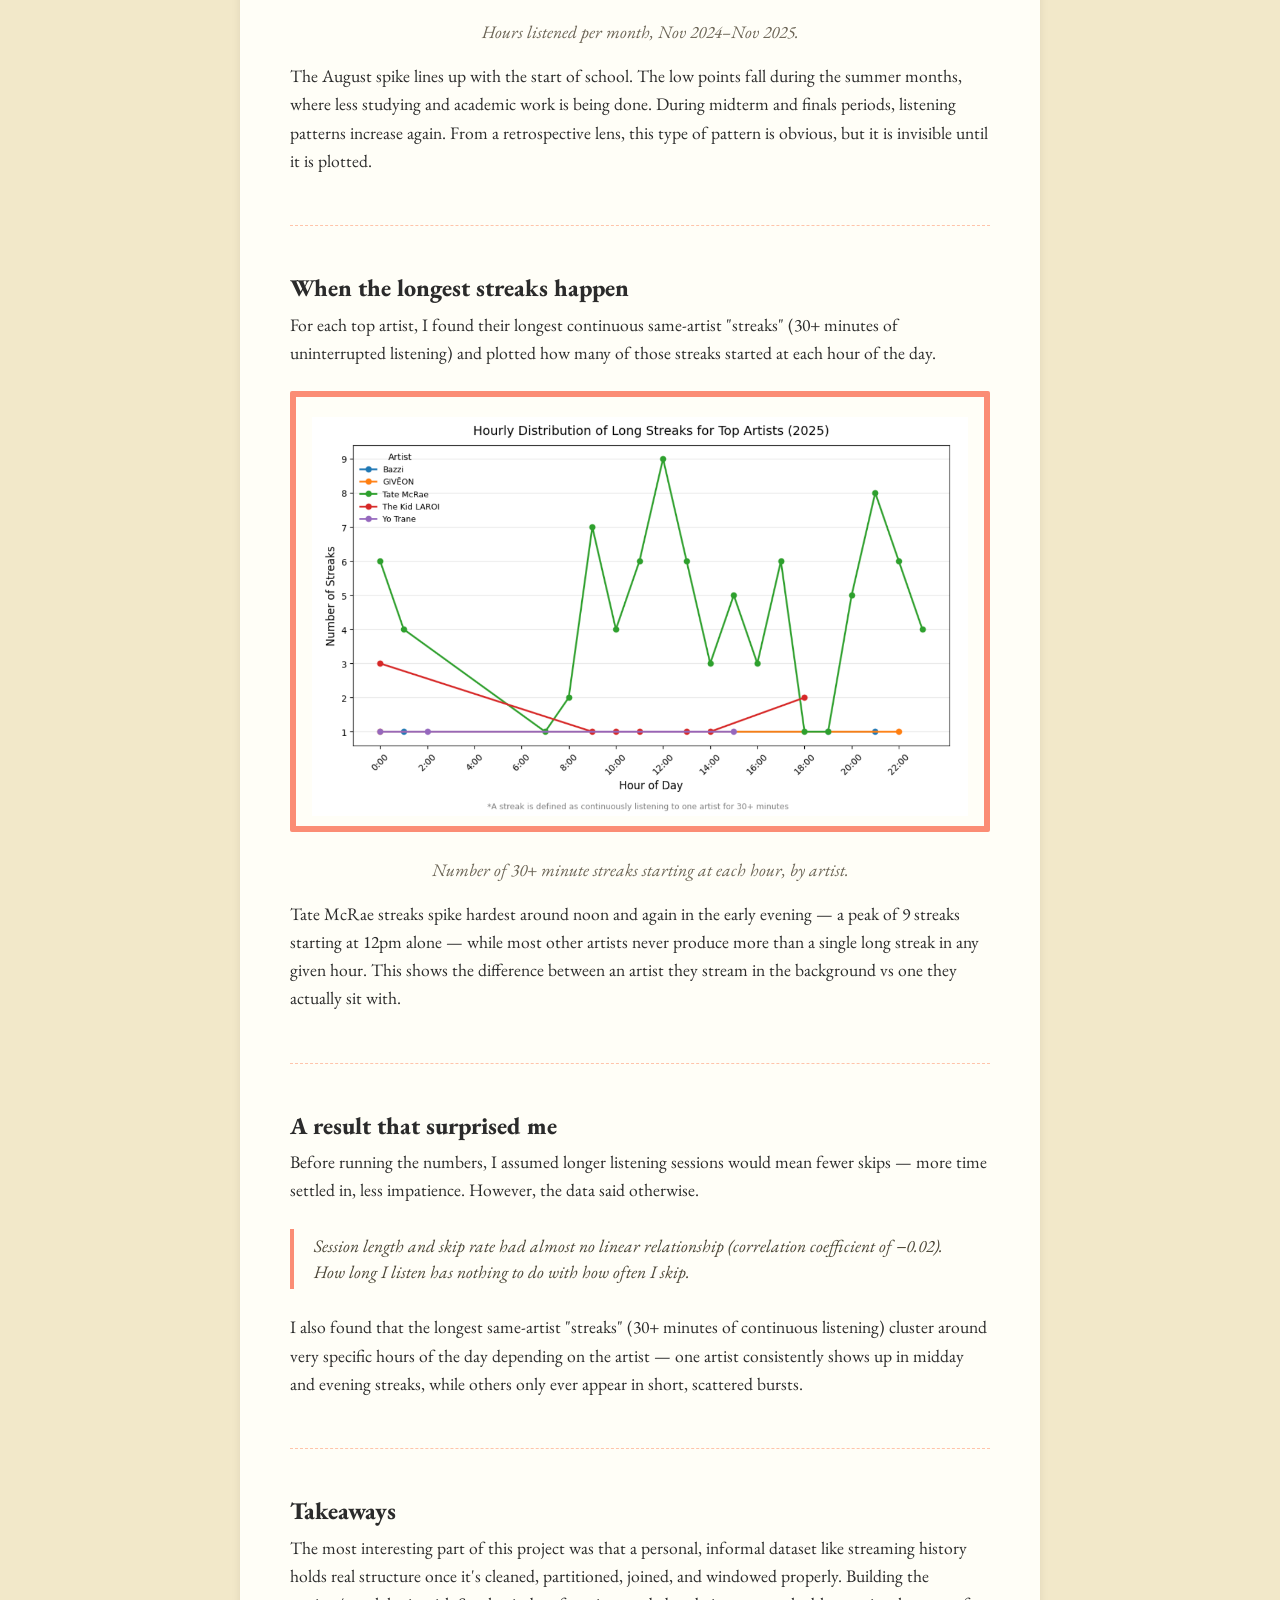
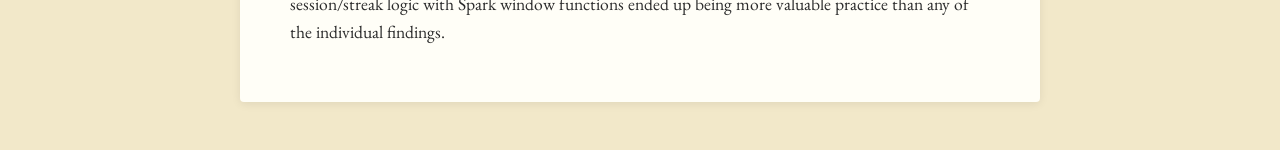
<file: spotify-analysis.html>
<!doctype html>
<html lang="en">
<head>
    <meta charset="utf-8">
    <meta name="viewport" content="width=device-width, initial-scale=1">

    <title>Spotify Streaming Analysis - Katelyn Chan</title>

    <!-- Bootstrap CSS -->
    <link href="https://cdn.jsdelivr.net/npm/bootstrap@5.3.7/dist/css/bootstrap.min.css" rel="stylesheet">

    <!-- Google Fonts: EB Garamond -->
    <link rel="preconnect" href="https://fonts.googleapis.com">
    <link rel="preconnect" href="https://fonts.gstatic.com" crossorigin>
    <link href="https://fonts.googleapis.com/css2?family=EB+Garamond:ital,wght@0,400..800;1,400..800&display=swap" rel="stylesheet">

    <!-- Your own CSS -->
    <link rel="stylesheet" href="css/style.css">

    <style>
        :root {
            --accent: #FB8D75;
            --accent-dark: #BE5845;
            --accent-light: #FFC4AA;
            --card-bg: #FFFEF7;
            --line-navy: #4A5A6A;
        }

        body {
            font-family: 'EB Garamond', serif;
            background-color: #F2E8C9;
            background-image: url("https://www.transparenttextures.com/patterns/beige-paper.png");
            color: #2b2b2b;
        }

        .page-card {
            position: relative;
            overflow: visible;
            max-width: 800px;
            margin: 48px auto;
            background-color: var(--card-bg);
            padding: 40px 50px;
            border-radius: 4px;
            box-shadow: 0 2px 10px rgba(0, 0, 0, 0.08);
        }

         .corner-decoration {
            position: absolute;
            top: -60px;
            right: -90px;
            width: 230px;
            height: auto;
            z-index: 2;
            pointer-events: none;
        }

        .top-nav {
            position: relative;
            z-index: 1;
            margin-right: 140px;
            margin-bottom: 10px;
            text-align: right;
            font-size: 0.9rem;
        }

        .top-nav a {
            margin-left: 16px;
            color: #2b2b2b;
            text-decoration: none;
        }

        .top-nav a:hover {
            color: var(--accent-dark);
            text-decoration: underline;
        }

        h1 {
            font-weight: 800;
            font-size: 3rem;
            margin-bottom: 6px;
        }

        .subtitle {
            font-style: italic;
            color: #6b6455;
            margin-bottom: 0;
        }

        .meta-line {
            font-size: 0.95rem;
            color: #8a8168;
            margin-top: 4px;
        }

        .dotted-divider {
            border: none;
            border-top: 3px dotted var(--accent);
            margin: 8px 0 24px 0;
        }

        h2 {
            font-weight: 800;
            font-size: 1.5rem;
            margin-top: 12px;
        }

        .section {
            margin-top: 50px;
            padding-top: 36px;
            border-top: 1px dashed var(--accent-light);
        }

        .section:first-of-type {
            margin-top: 30px;
            padding-top: 0;
            border-top: none;
        }

        .section p {
            font-size: 1.1rem;
            line-height: 1.6;
        }

        /* Stat row */
        .stat-row {
            display: grid;
            grid-template-columns: repeat(3, 1fr);
            gap: 16px;
            margin: 24px 0 8px 0;
        }

        .stat-box {
            border: 1px solid var(--accent-light);
            border-radius: 2px;
            padding: 16px 12px;
            text-align: center;
            background-color: #FFFCF0;
        }

        .stat-number {
            font-weight: 800;
            font-size: 1.8rem;
            color: var(--accent-dark);
            display: block;
            line-height: 1.1;
        }

        .stat-label {
            font-size: 0.85rem;
            color: #6b6455;
        }

        /* Chart container */
        .chart-frame {
            border: 6px solid var(--accent);
            border-radius: 2px;
            background-color: #FFFEF7;
            padding: 20px 16px 10px 16px;
            margin: 24px 0;
        }

        .chart-caption {
            font-size: 0.9rem;
            color: #6b6455;
            text-align: center;
            margin-top: 6px;
            font-style: italic;
        }

        /* Method list */
        .method-steps {
            list-style: none;
            padding-left: 0;
            margin-top: 20px;
        }

        .method-steps li {
            position: relative;
            padding-left: 28px;
            margin-bottom: 14px;
            font-size: 1.05rem;
            line-height: 1.5;
        }

        .method-steps li::before {
            content: "";
            position: absolute;
            left: 0;
            top: 9px;
            width: 8px;
            height: 8px;
            background-color: var(--accent);
            border-radius: 50%;
        }

        .finding-quote {
            border-left: 4px solid var(--accent);
            padding: 4px 20px;
            margin: 24px 0;
            font-style: italic;
            font-size: 1.1rem;
            color: #4a4536;
        }

        .tag-row {
            margin-top: 10px;
        }

        .tag-pill {
            display: inline-block;
            font-size: 0.8rem;
            color: var(--accent-dark);
            border: 1px solid var(--accent-light);
            border-radius: 20px;
            padding: 3px 12px;
            margin: 0 6px 6px 0;
        }

        /* Mobile layout */
        @media (max-width: 767.98px) {
            html,
            body {
                overflow-x: hidden;
            }

            .page-card {
                margin: 20px 12px;
                padding: 28px 22px;
            }

            .corner-decoration {
                top: -28px;
                right: -38px;
                width: 120px;
                opacity: 0.8;
            }

            .top-nav {
                display: flex;
                flex-wrap: wrap;
                gap: 8px 16px;
                margin-right: 0;
                margin-bottom: 22px;
                text-align: left;
            }

            .top-nav a {
                margin-left: 0;
                padding: 4px 0;
                font-size: 1rem;
            }

            .top-nav a {
                margin-left: 0;
                padding: 4px 0;
                font-size: 1rem;
            }
            

            .top-nav a:hover {
                color: var(--accent-dark);
                text-decoration: underline;
            }

            h1 {
                font-size: 2.1rem;
                line-height: 1.05;
            }

            h2 {
                font-size: 1.35rem;
                line-height: 1.15;
            }

            .subtitle,
            .meta-line {
                font-size: 1rem;
            }

            .section {
                margin-top: 34px;
                padding-top: 28px;
            }

            .section p {
                font-size: 1.05rem;
                line-height: 1.5;
            }

            .stat-row {
                grid-template-columns: 1fr;
                gap: 10px;
            }

            .stat-box {
                padding: 12px;
            }

            .stat-number {
                font-size: 1.55rem;
            }

            .chart-frame {
                margin: 20px 0;
                padding: 10px 8px 6px;
                border-width: 4px;
            }

            .chart-caption {
                font-size: 0.85rem;
            }

            .method-steps li {
                padding-left: 22px;
                margin-bottom: 12px;
                font-size: 1rem;
                line-height: 1.45;
            }

            .method-steps li::before {
                top: 8px;
                width: 7px;
                height: 7px;
            }

            .finding-quote {
                margin: 20px 0;
                padding: 4px 14px;
                font-size: 1.05rem;
            }

            .tag-pill {
                padding: 3px 9px;
                font-size: 0.78rem;
            }
        }
    </style>
</head>
<body>

   <main class="page-card">
        <img src="images/corner-decoration.png" alt="" class="corner-decoration">


        <nav class="top-nav" aria-label="Main navigation">
            <a href="index.html">home</a>
            <a href="about.html">about me</a>
            <a href="golf.html">golf</a>
        </nav>

        <h1 style="font-size: 38px;">A Year of a User's Spotify Data</h1>
        <p class="subtitle">Using PySpark to find patterns in 49,000+ streams</p>
        <p class="meta-line">Project on Distributed Computing</p>
        <hr class="dotted-divider">

        <div class="tag-row">
            <span class="tag-pill">PySpark</span>
            <span class="tag-pill">Distributed Computing</span>
            <span class="tag-pill">Window Functions</span>
            <span class="tag-pill">Parititioning</span>
            <span class="tag-pill">Spotify API</span>
            <span class="tag-pill">Data Pipelines</span>
        </div>

        <!-- ============================= -->
        <!-- OVERVIEW                       -->
        <!-- ============================= -->
        <div class="section">
            <p>I downloaded a full year of my friend's Spotify streaming history and used it to ask a few questions: what do they actually listen to, when do they skip songs, and when do their longest listening streaks happen? The dataset was too large and messy to explore by hand, so the project required building a clean data pipeline.</p>

            <div class="stat-row">
                <div class="stat-box">
                    <span class="stat-number">49,272</span>
                    <span class="stat-label">streams analyzed</span>
                </div>
                <div class="stat-box">
                    <span class="stat-number">66</span>
                    <span class="stat-label">days of listening</span>
                </div>
                <div class="stat-box">
                    <span class="stat-number">1 yr</span>
                    <span class="stat-label">Nov 2024 &ndash; Nov 2025</span>
                </div>
            </div>
        </div>

        <!-- ============================= -->
        <!-- METHOD                         -->
        <!-- ============================= -->
        <div class="section">
            <h2>How it was built</h2>
            <p>The raw export from Spotify was five JSON files with no artist metadata beyond a name and URI, which is not enough to analyze the listening data properly. The pipeline I built added context to the data before the analysis began:</p>

            <ul class="method-steps">
                <li>Loaded the raw JSON into Spark and filtered out podcasts/audiobooks, keeping only music streams.</li>
                <li>Queried the Spotify API for each artist and track to pull in genre, popularity, and follower data, then broadcast-joined it back onto the streaming data to avoid expensive shuffles.</li>
                <li>Cached the enriched dataset so repeated queries across three research questions didn't recompute the joins each time.</li>
                <li>Built listening "sessions" and per-artist "streaks" using window functions, which is sorted by each timestamp. This measures the gap between consecutive tracks, and starting a new streak whenever the artist changed or more than a minute of silence passed.</li>
            </ul>
        </div>

        <!-- ============================= -->
        <!-- CHART 1: Monthly trend         -->
        <!-- ============================= -->
        <div class="section">
            <h2>Listening rose and fell with the semester</h2>
            <p>Monthly listening hours, with a 3-month moving average layered on top to smooth out noise.</p>

            <div class="chart-frame">
                <img src="images/monthly-listening-chart.png" alt="Monthly listening patterns with 3-month moving average" style="width:100%; height:auto; display:block;">
            </div>
            <p class="chart-caption">Hours listened per month, Nov 2024&ndash;Nov 2025.</p>

            <p>The August spike lines up with the start of school. The low points fall during the summer months, where less studying and academic work is being done. During midterm and finals periods, listening patterns increase again. From a retrospective lens, this type of pattern is obvious, but it is invisible until it is plotted.</p>
        </div>


        <!-- ============================= -->
        <!-- CHART 3: Streaks by hour       -->
        <!-- ============================= -->
        <div class="section">
            <h2>When the longest streaks happen</h2>
            <p>For each top artist, I found their longest continuous same-artist "streaks" (30+ minutes of uninterrupted listening) and plotted how many of those streaks started at each hour of the day.</p>

            <div class="chart-frame">
                <img src="images/streak-hours-chart.png" alt="Hourly distribution of long streaks for top artists (2025)" style="width:100%; height:auto; display:block;">
            </div>
            <p class="chart-caption">Number of 30+ minute streaks starting at each hour, by artist.</p>

            <p>Tate McRae streaks spike hardest around noon and again in the early evening &mdash; a peak of 9 streaks starting at 12pm alone &mdash; while most other artists never produce more than a single long streak in any given hour. This shows the difference between an artist they stream in the background vs one they actually sit with.</p>
        </div>

        <!-- ============================= -->
        <!-- FINDING CALLOUT                -->
        <!-- ============================= -->
        <div class="section">
            <h2>A result that surprised me</h2>
            <p>Before running the numbers, I assumed longer listening sessions would mean fewer skips &mdash; more time settled in, less impatience. However, the data said otherwise.</p>

            <div class="finding-quote">
                Session length and skip rate had almost no linear relationship (correlation coefficient of &minus;0.02). How long I listen has nothing to do with how often I skip.
            </div>

            <p>I also found that the longest same-artist "streaks" (30+ minutes of continuous listening) cluster around very specific hours of the day depending on the artist &mdash; one artist consistently shows up in midday and evening streaks, while others only ever appear in short, scattered bursts.</p>
        </div>

        <!-- ============================= -->
        <!-- WRAP UP                        -->
        <!-- ============================= -->
        <div class="section">
            <h2>Takeaways</h2>
            <p>The most interesting part of this project was that a personal, informal dataset like streaming history holds real structure once it's cleaned, partitioned, joined, and windowed properly. Building the session/streak logic with Spark window functions ended up being more valuable practice than any of the individual findings.</p>
        </div>

    </div>

    <!-- Bootstrap JavaScript -->
    <script src="https://cdn.jsdelivr.net/npm/bootstrap@5.3.7/dist/js/bootstrap.bundle.min.js"></script>
</body>
</html>
</file>
<file: css/style.css>
body {
    background-color: #ffddb0;
}
</file>
